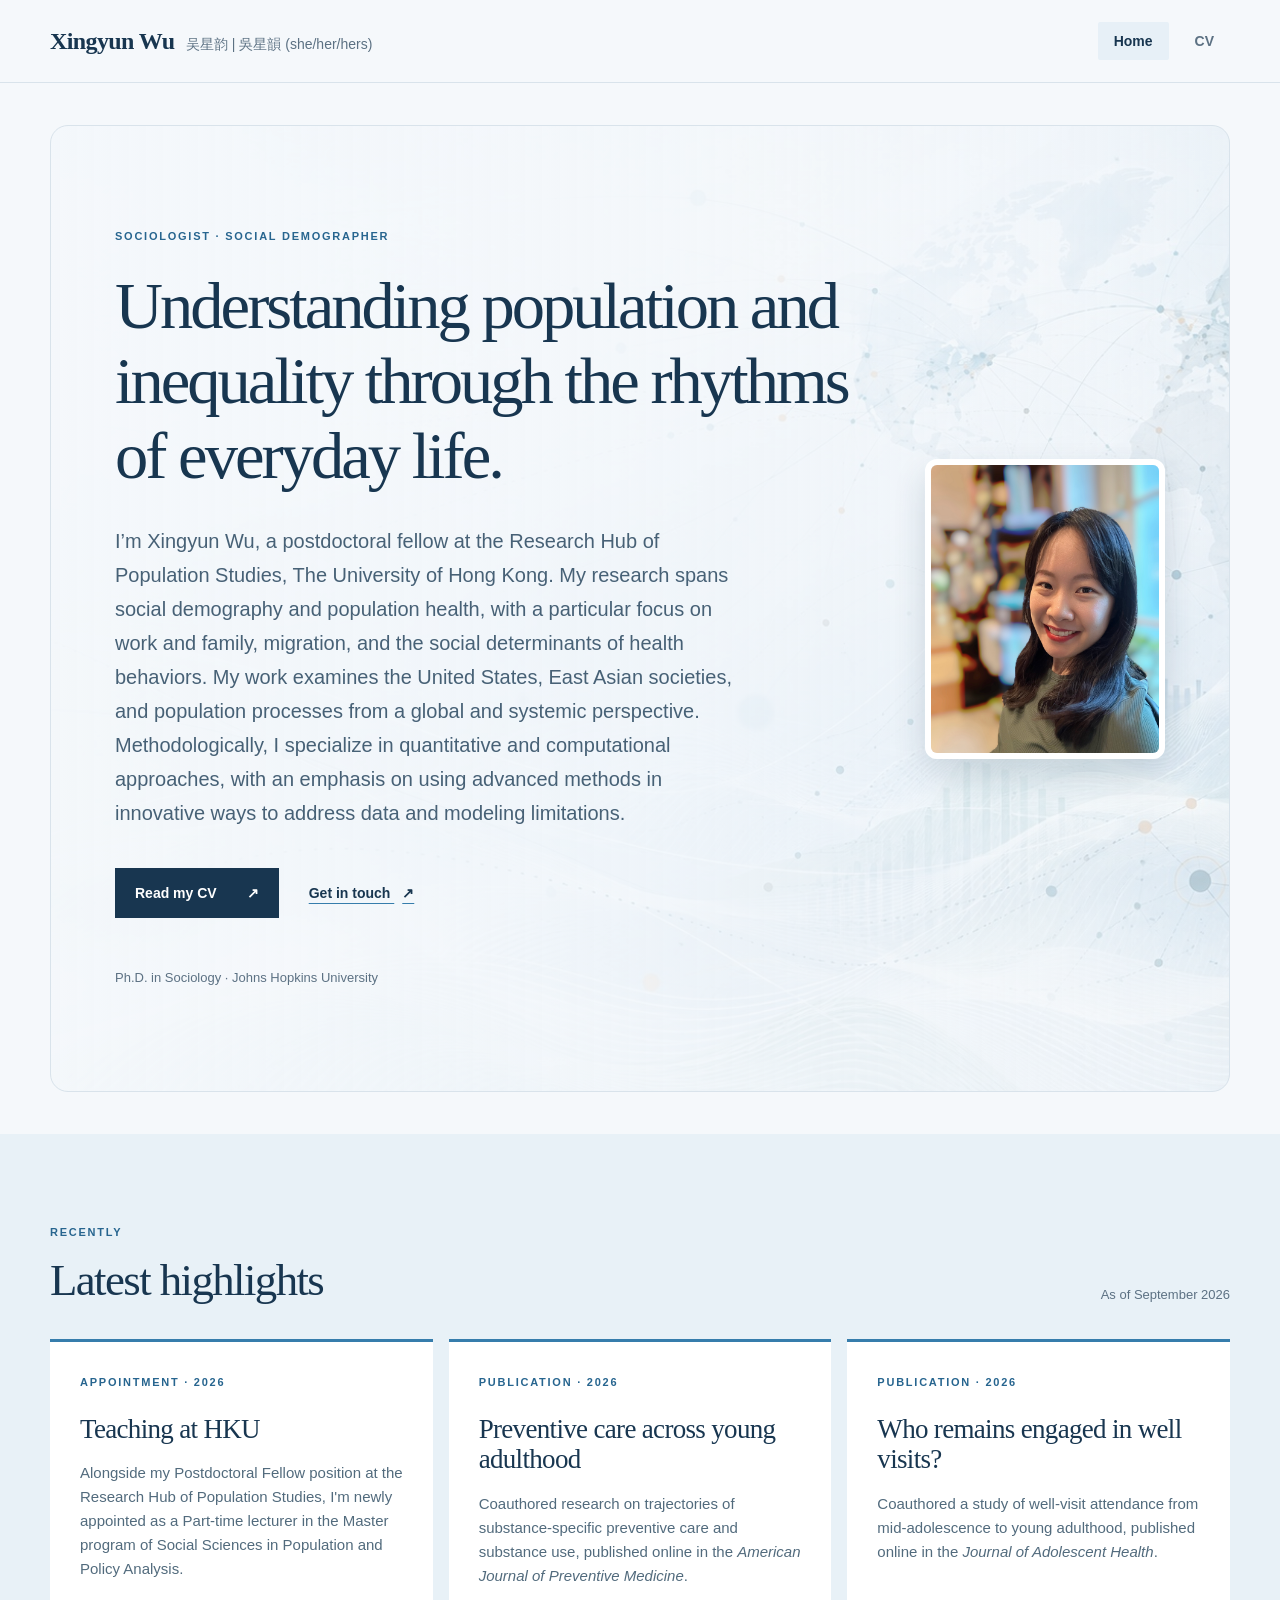
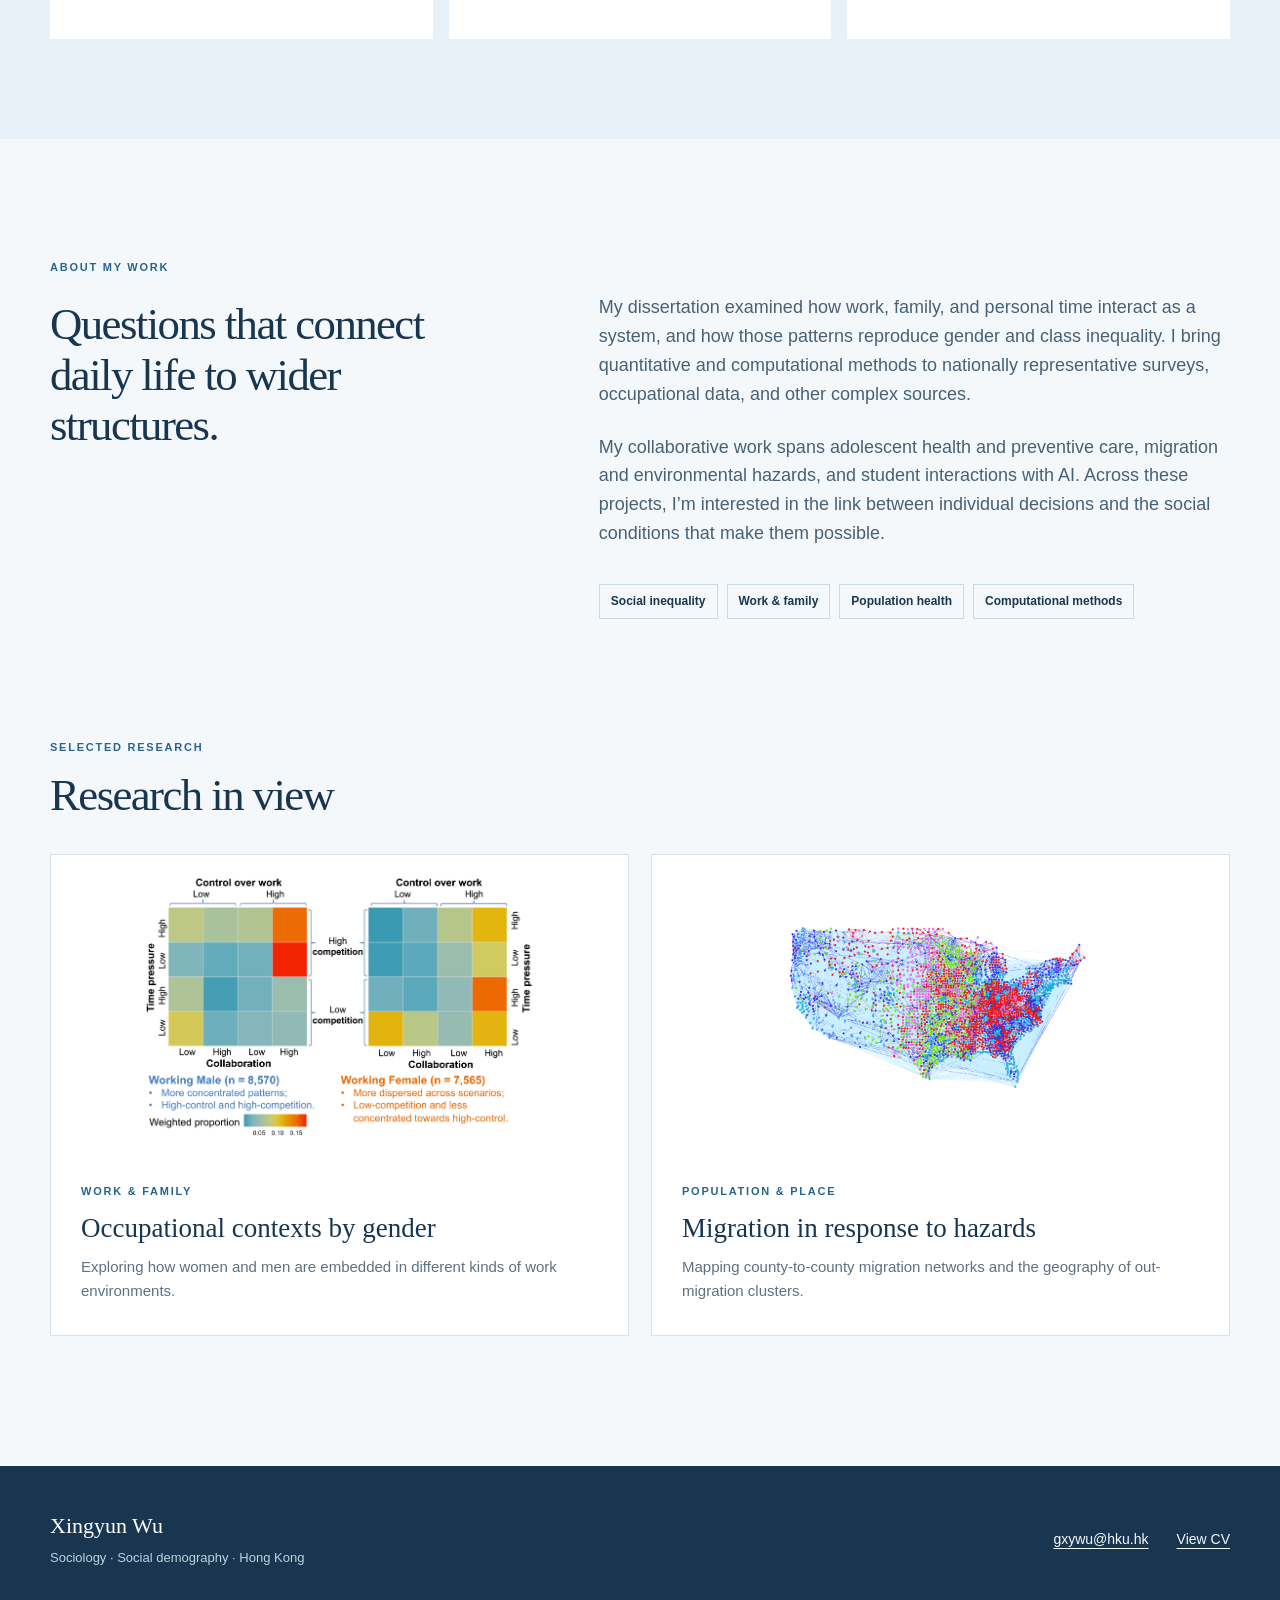
<file: index.html>
<!doctype html>
<html lang="en">
<head>
  <meta charset="utf-8">
  <meta name="viewport" content="width=device-width, initial-scale=1">
  <meta name="description" content="Xingyun Wu is a sociologist and social demographer studying inequality, work and family, population health, and computational methods.">
  <title>Xingyun Wu | Sociologist &amp; Social Demographer</title>
  <link rel="stylesheet" href="./styles.css">
</head>
<body>
  <a class="skip-link" href="#main">Skip to content</a>
  <header class="site-header"><div class="shell header-inner">
    <a class="wordmark" href="./" aria-label="Xingyun Wu, home">Xingyun Wu <span>吴星韵 | 吳星韻  (she/her/hers)</span></a>
    <nav aria-label="Main navigation"><a class="nav-link active" href="./" aria-current="page">Home</a><a class="nav-link" href="./cv.html">CV</a></nav>
  </div></header>
  <main id="main">
    <section class="hero shell" aria-labelledby="hero-title">
      <div class="hero-copy">
        <p class="eyebrow">Sociologist · Social demographer</p>
        <h1 id="hero-title">Understanding population and inequality through the rhythms of everyday life.</h1>
        <p class="hero-intro">I’m Xingyun Wu, a postdoctoral fellow at the Research Hub of Population Studies, The University of Hong Kong. My research spans social demography and population health, with a particular focus on work and family, migration, and the social determinants of health behaviors. My work examines the United States, East Asian societies, and population processes from a global and systemic perspective. Methodologically, I specialize in quantitative and computational approaches, with an emphasis on using advanced methods in innovative ways to address data and modeling limitations.</p>
        <div class="hero-actions"><a class="button" href="./cv.html">Read my CV <span aria-hidden="true">↗</span></a><a class="text-link" href="mailto:gxywu@hku.hk">Get in touch <span aria-hidden="true">↗</span></a></div>
        <p class="credential">Ph.D. in Sociology · Johns Hopkins University</p>
      </div>
      <figure class="portrait-frame"><img src="./profile/wu_profilePic.jpg" alt="Xingyun Wu smiling" width="240" height="300" fetchpriority="high"></figure>
    </section>
    <section class="highlights-section" aria-labelledby="highlights-title"><div class="shell">
      <div class="section-heading"><div><p class="eyebrow">Recently</p><h2 id="highlights-title">Latest highlights</h2></div><span class="section-note">As of September 2026</span></div>
      <div class="highlight-grid">
        <article class="highlight-card"><p class="card-type">Appointment · 2026</p><h3>Teaching at HKU</h3><p>Alongside my Postdoctoral Fellow position at the Research Hub of Population Studies, I'm newly appointed as a Part-time lecturer in the Master program of Social Sciences in Population and Policy Analysis.</p></article>
        <article class="highlight-card"><p class="card-type">Publication · 2026</p><h3>Preventive care across young adulthood</h3><p>Coauthored research on trajectories of substance-specific preventive care and substance use, published online in the <em>American Journal of Preventive Medicine</em>.</p></article>
        <article class="highlight-card"><p class="card-type">Publication · 2026</p><h3>Who remains engaged in well visits?</h3><p>Coauthored a study of well-visit attendance from mid-adolescence to young adulthood, published online in the <em>Journal of Adolescent Health</em>.</p></article>
      </div>
    </div></section>
    <section class="about-section shell" aria-labelledby="about-title">
      <div class="about-label"><p class="eyebrow">About my work</p><h2 id="about-title">Questions that connect daily life to wider structures.</h2></div>
      <div class="about-copy"><p>My dissertation examined how work, family, and personal time interact as a system, and how those patterns reproduce gender and class inequality. I bring quantitative and computational methods to nationally representative surveys, occupational data, and other complex sources.</p><p>My collaborative work spans adolescent health and preventive care, migration and environmental hazards, and student interactions with AI. Across these projects, I’m interested in the link between individual decisions and the social conditions that make them possible.</p><div class="topic-list" aria-label="Research areas"><span>Social inequality</span><span>Work &amp; family</span><span>Population health</span><span>Computational methods</span></div></div>
    </section>
    <section class="work-section shell" aria-labelledby="work-title">
      <div class="section-heading"><div><p class="eyebrow">Selected research</p><h2 id="work-title">Research in view</h2></div></div>
      <div class="project-grid">
        <article class="project-card"><img src="./showcase/occ_context.png" alt="Visualization of occupational work contexts by gender" loading="lazy"><div class="project-copy"><p class="card-type">Work &amp; family</p><h3>Occupational contexts by gender</h3><p>Exploring how women and men are embedded in different kinds of work environments.</p></div></article>
        <article class="project-card"><img src="./showcase/map_migration_out.png" alt="Map showing geographic patterns of latent out-migration clusters" loading="lazy"><div class="project-copy"><p class="card-type">Population &amp; place</p><h3>Migration in response to hazards</h3><p>Mapping county-to-county migration networks and the geography of out-migration clusters.</p></div></article>
      </div>
    </section>
  </main>
  <footer class="site-footer"><div class="shell footer-inner"><div><p class="footer-name">Xingyun Wu</p><p>Sociology · Social demography · Hong Kong</p></div><div class="footer-links"><a href="mailto:gxywu@hku.hk">gxywu@hku.hk</a><a href="./cv.html">View CV</a></div></div></footer>
</body>
</html>
</file>
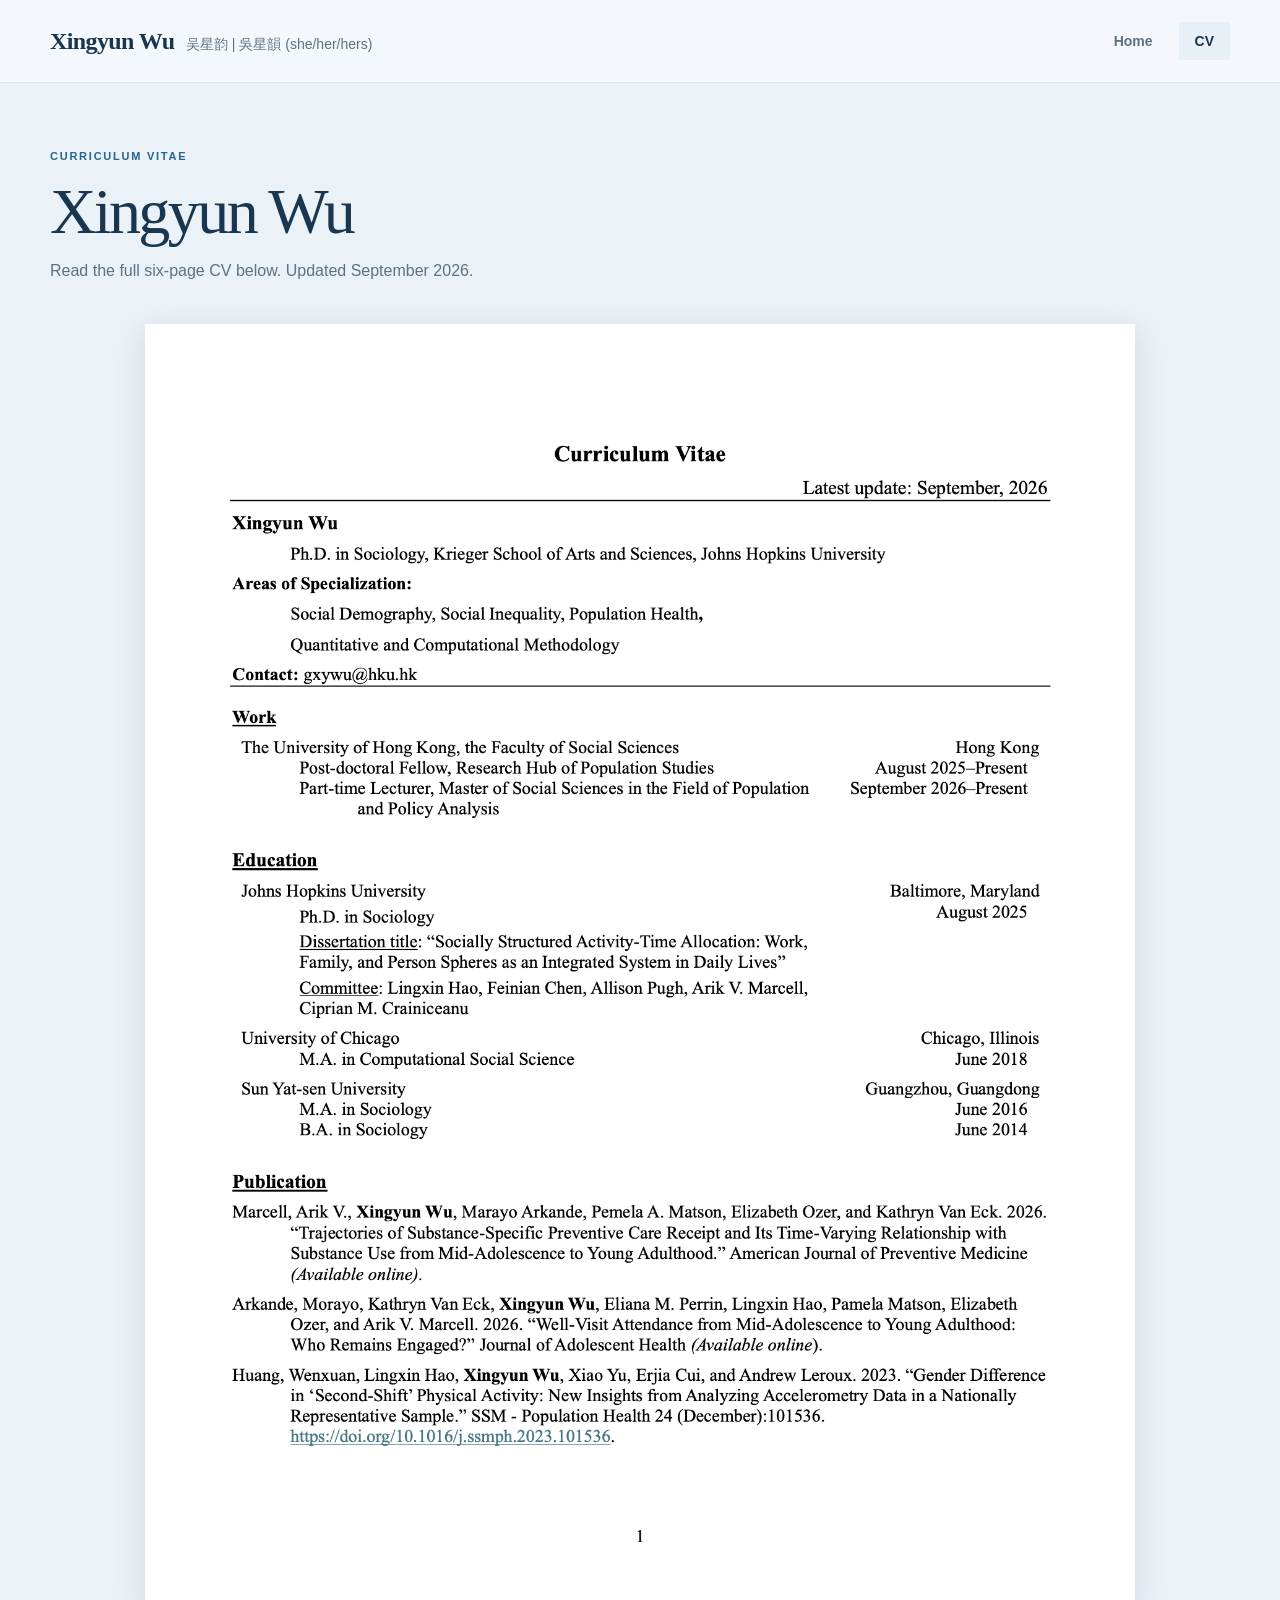
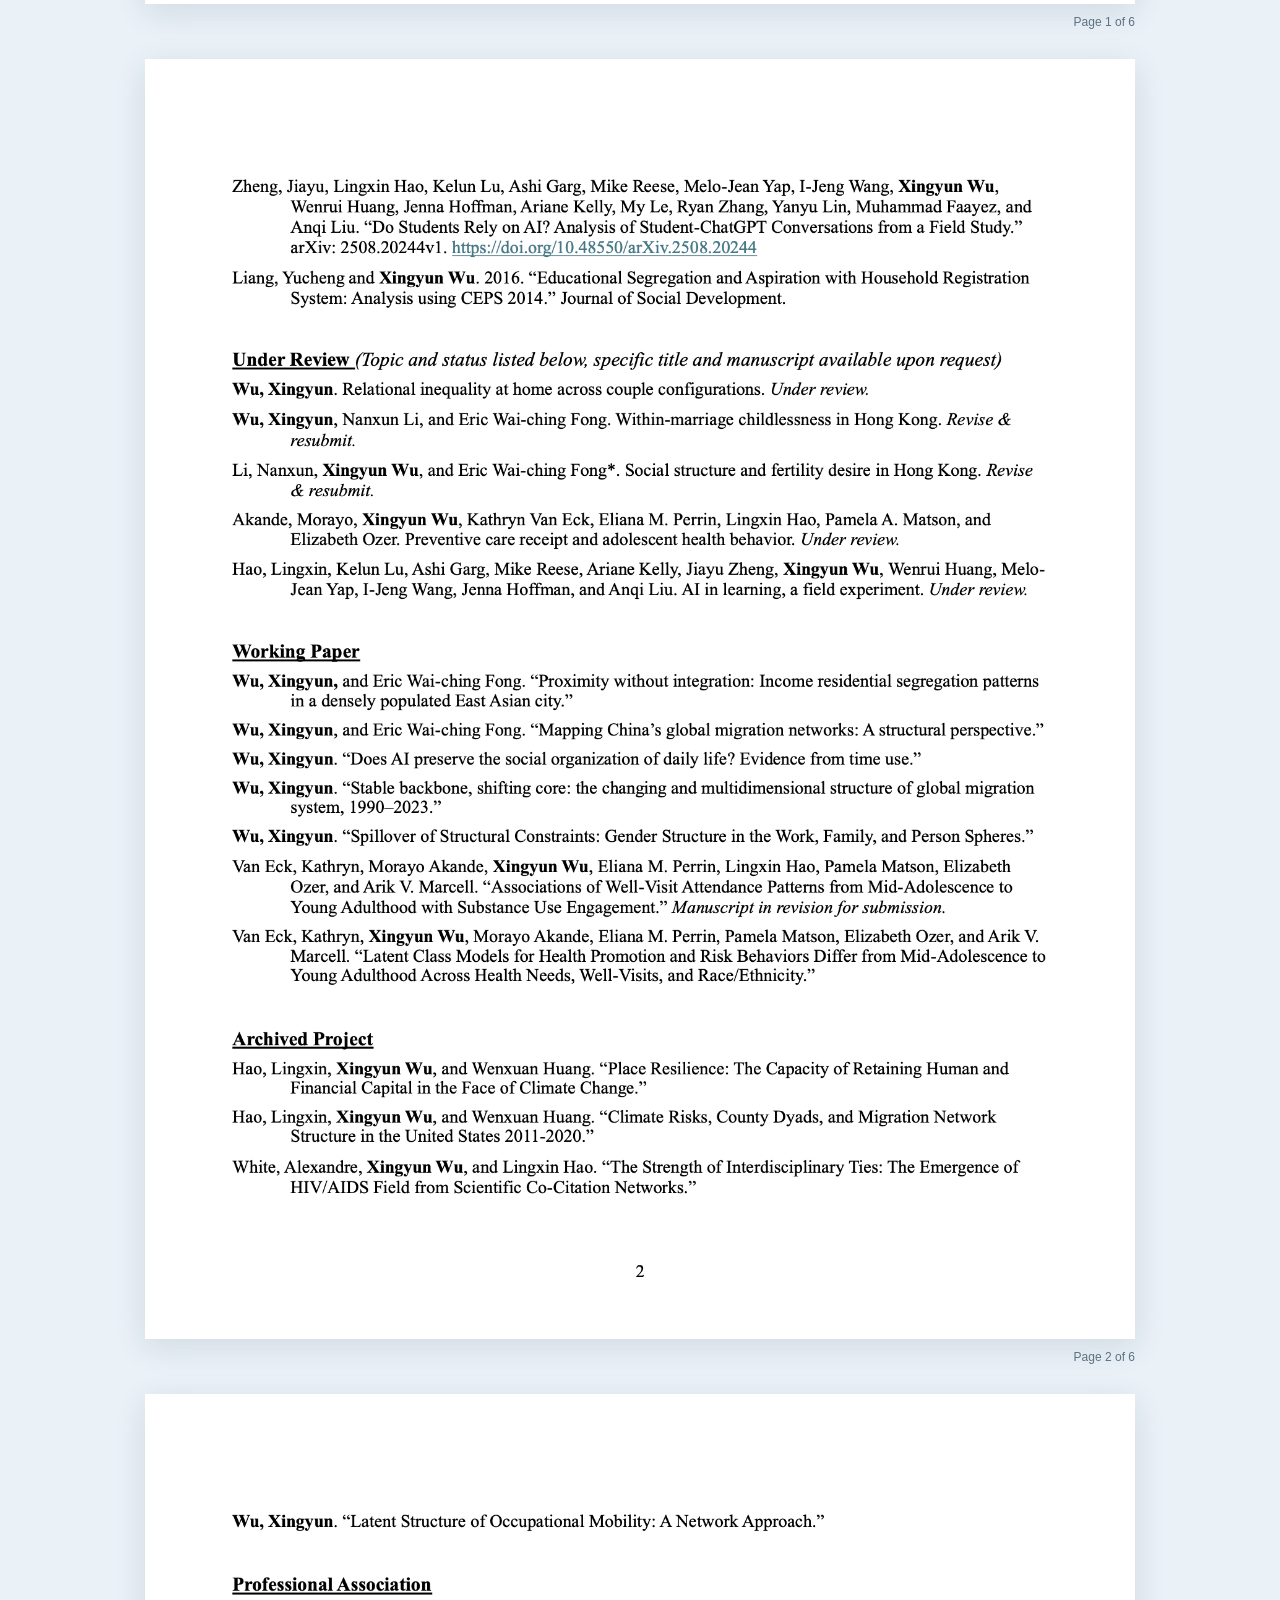
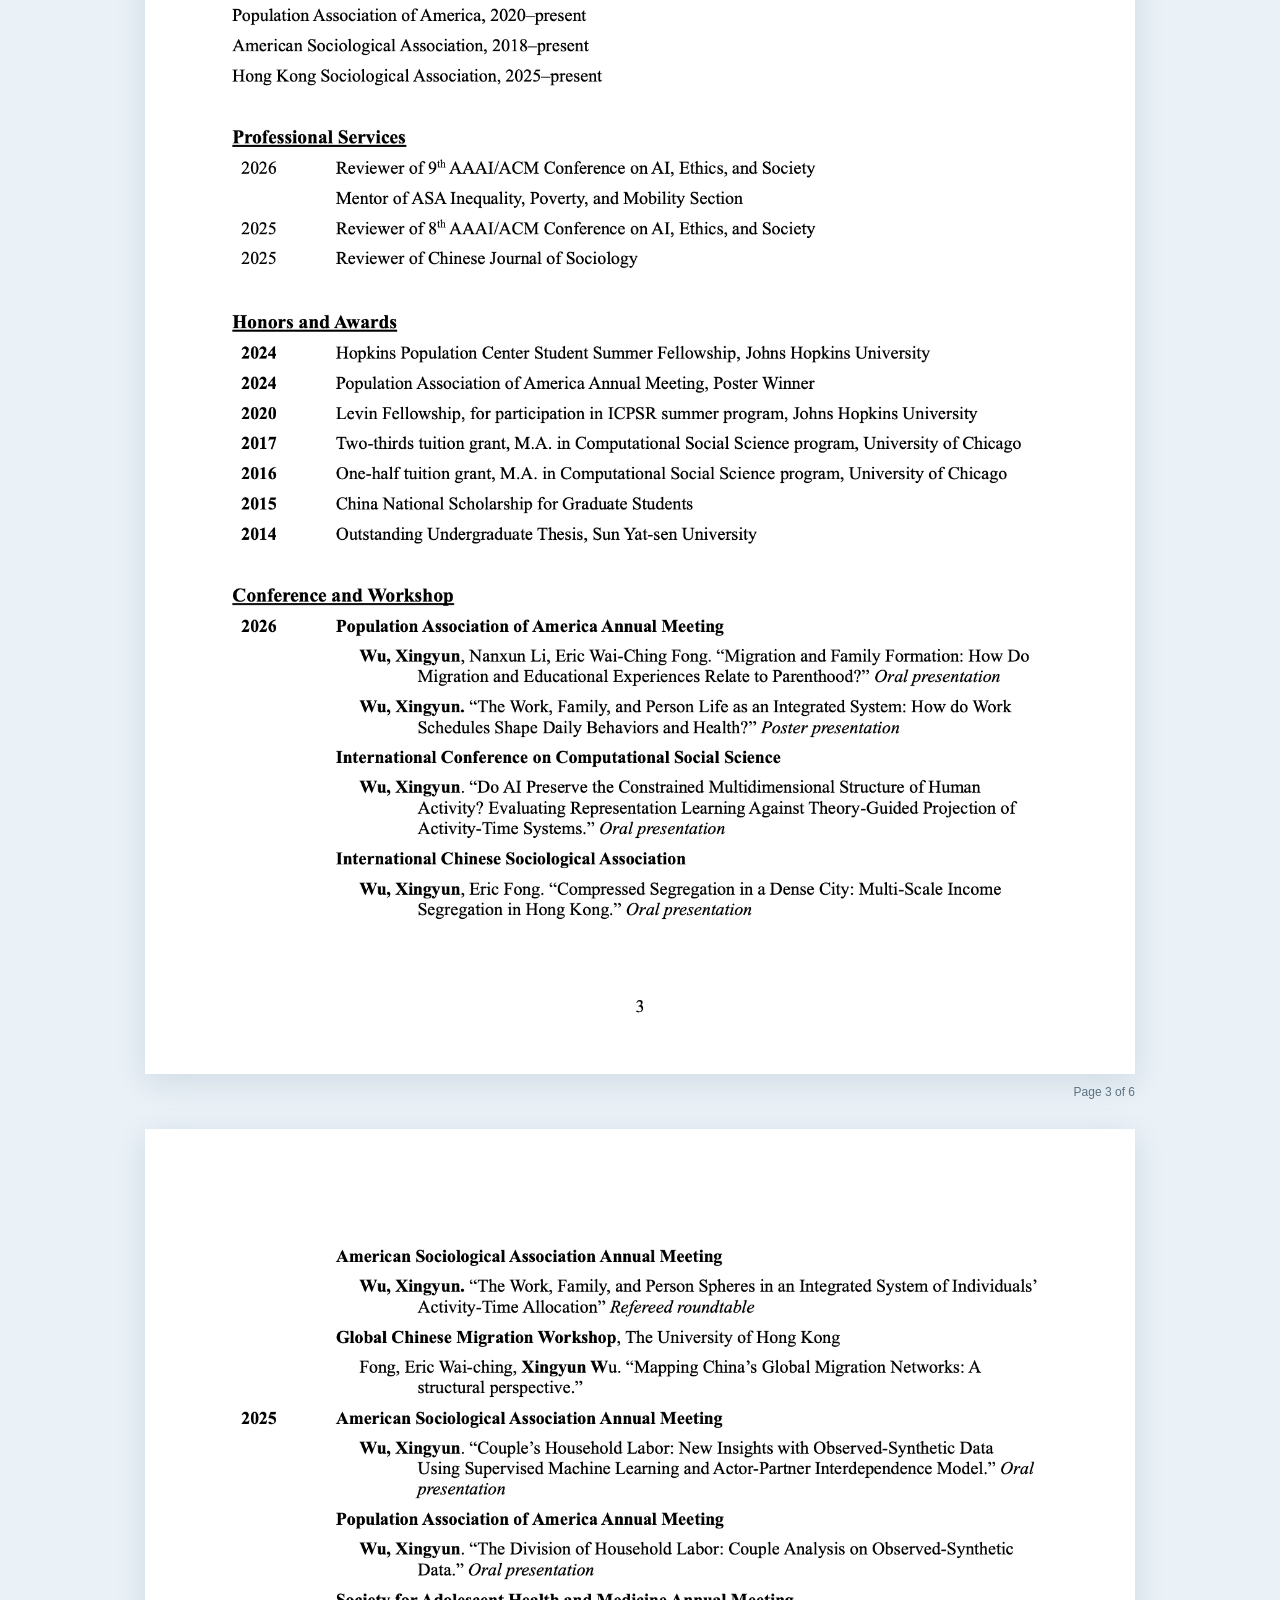
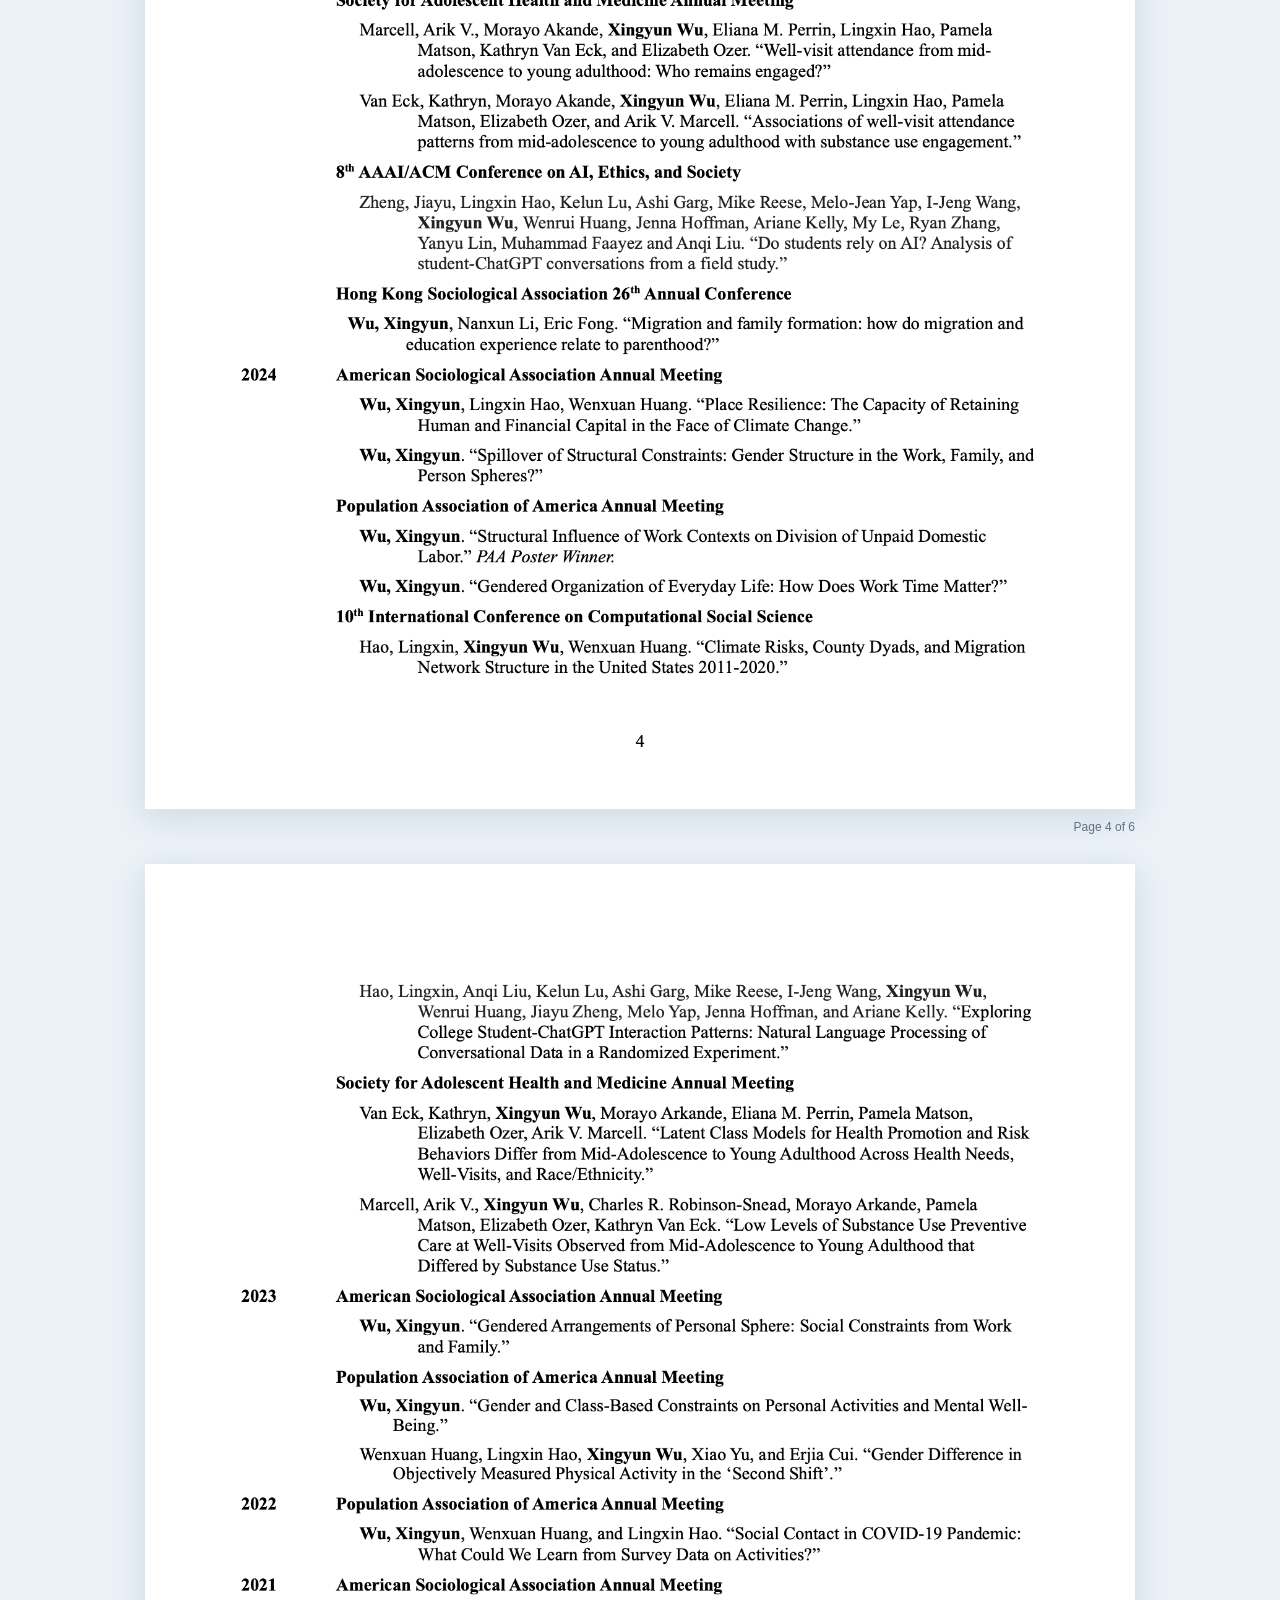
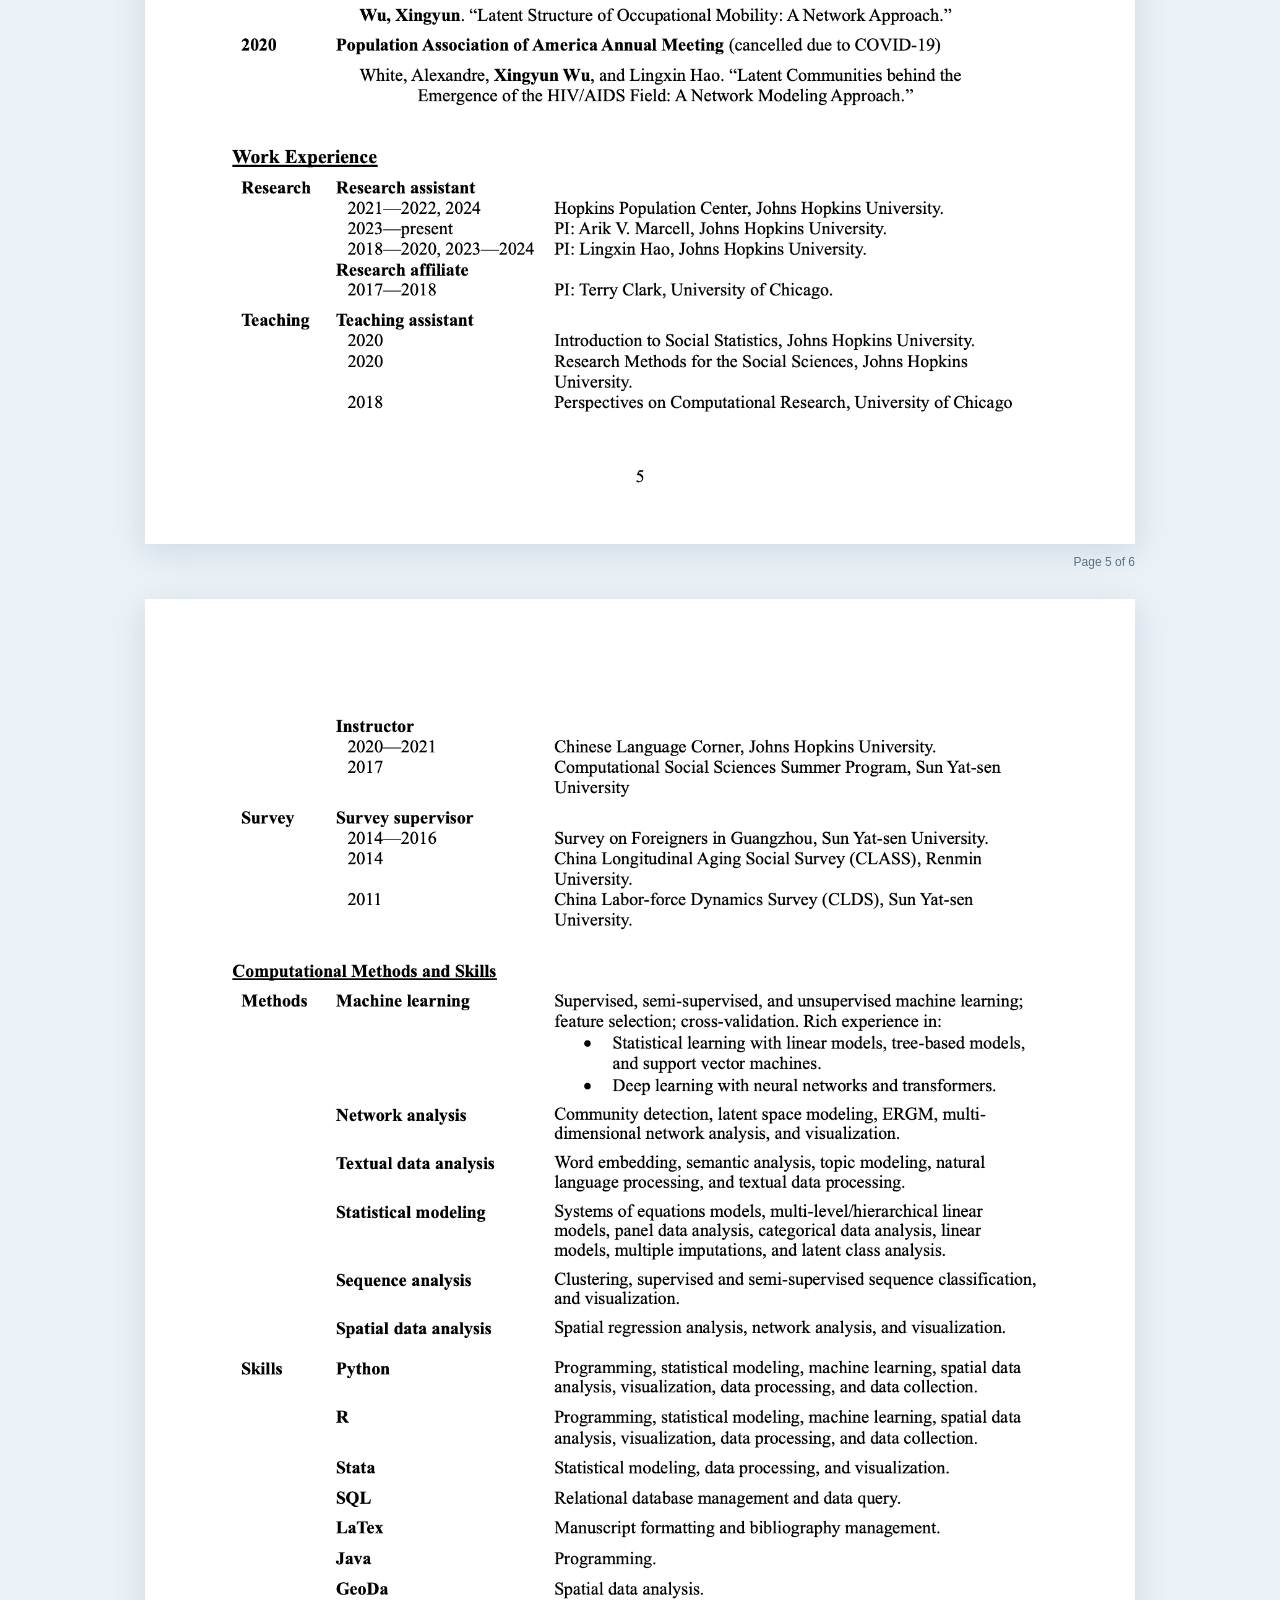
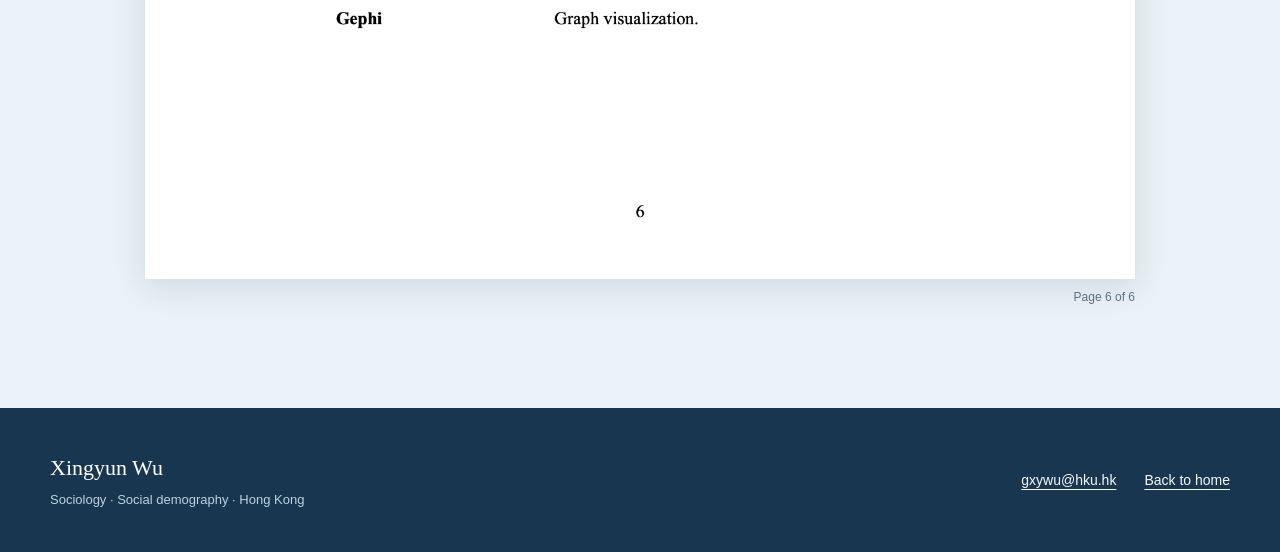
<file: cv.html>
<!doctype html>
<html lang="en">
<head>
  <meta charset="utf-8">
  <meta name="viewport" content="width=device-width, initial-scale=1">
  <meta name="description" content="Read Xingyun Wu's curriculum vitae online.">
  <title>CV | Xingyun Wu</title>
  <link rel="stylesheet" href="./styles.css">
</head>
<body class="cv-page">
  <a class="skip-link" href="#main">Skip to content</a>
  <header class="site-header"><div class="shell header-inner">
    <a class="wordmark" href="./" aria-label="Xingyun Wu, home">Xingyun Wu <span>吴星韵 | 吳星韻  (she/her/hers)</span></a>
    <nav aria-label="Main navigation"><a class="nav-link" href="./">Home</a><a class="nav-link active" href="./cv.html" aria-current="page">CV</a></nav>
  </div></header>
  <main id="main">
    <div class="cv-intro shell"><p class="eyebrow">Curriculum vitae</p><h1>Xingyun Wu</h1><p>Read the full six-page CV below. Updated September 2026.</p></div>
    <div class="cv-document" aria-label="Xingyun Wu curriculum vitae, six pages">
      <figure><img src="./cv-pages/page-01.png?v=20260930" alt="CV page 1: contact, appointments, education, and publications" width="1600" height="2070"><figcaption>Page 1 of 6</figcaption></figure>
      <figure><img src="./cv-pages/page-02.png?v=20260930" alt="CV page 2: publications and working papers" width="1600" height="2070" loading="lazy"><figcaption>Page 2 of 6</figcaption></figure>
      <figure><img src="./cv-pages/page-03.png?v=20260930" alt="CV page 3: professional associations, service, awards, and conference presentations" width="1600" height="2070" loading="lazy"><figcaption>Page 3 of 6</figcaption></figure>
      <figure><img src="./cv-pages/page-04.png?v=20260930" alt="CV page 4: conference and workshop presentations" width="1600" height="2070" loading="lazy"><figcaption>Page 4 of 6</figcaption></figure>
      <figure><img src="./cv-pages/page-05.png?v=20260930" alt="CV page 5: conference presentations and work experience" width="1600" height="2070" loading="lazy"><figcaption>Page 5 of 6</figcaption></figure>
      <figure><img src="./cv-pages/page-06.png?v=20260930" alt="CV page 6: teaching, survey experience, computational methods, and skills" width="1600" height="2070" loading="lazy"><figcaption>Page 6 of 6</figcaption></figure>
    </div>
  </main>
  <footer class="site-footer"><div class="shell footer-inner"><div><p class="footer-name">Xingyun Wu</p><p>Sociology · Social demography · Hong Kong</p></div><div class="footer-links"><a href="mailto:gxywu@hku.hk">gxywu@hku.hk</a><a href="./">Back to home</a></div></div></footer>
</body>
</html>
</file>
<file: styles.css>
:root { color-scheme: light; --ink: #183650; --muted: #5c7183; --cream: #f5f8fb; --paper: #ffffff; --line: #d9e3eb; --accent: #367dac; --accent-dark: #27658f; }
* { box-sizing: border-box; }
html { scroll-behavior: smooth; }
body { margin: 0; background: var(--cream); color: var(--ink); font-family: -apple-system, BlinkMacSystemFont, "Segoe UI", sans-serif; line-height: 1.6; }
img { display: block; max-width: 100%; }
a { color: inherit; }
a:focus-visible { outline: 3px solid var(--accent); outline-offset: 4px; }
.shell { width: min(1180px, calc(100% - 64px)); margin-inline: auto; }
.skip-link { position: absolute; top: -100px; left: 16px; z-index: 10; padding: 10px 14px; background: var(--ink); color: white; }
.skip-link:focus { top: 12px; }
.site-header { border-bottom: 1px solid var(--line); background: rgba(245,248,251,.96); }
.header-inner { min-height: 82px; display: flex; align-items: center; justify-content: space-between; gap: 24px; }
.wordmark { text-decoration: none; font-family: Georgia, serif; font-size: 24px; letter-spacing: -.025em; font-weight: 700; white-space: nowrap; }
.wordmark span { margin-left: 6px; font-family: -apple-system, BlinkMacSystemFont, "Segoe UI", sans-serif; font-size: 14px; font-weight: 400; letter-spacing: 0; color: var(--muted); }
nav { display: flex; gap: 10px; }
.nav-link { padding: 8px 16px; text-decoration: none; color: var(--muted); border-radius: 2px; font-size: 14px; font-weight: 600; }
.nav-link:hover, .nav-link.active { color: var(--ink); background: #e7f0f7; }
.hero { display: grid; grid-template-columns: minmax(0, 1fr) 240px; gap: clamp(36px, 6vw, 80px); align-items: center; margin-top: 42px; margin-bottom: 42px; padding: clamp(58px, 8vw, 105px) clamp(26px, 5vw, 68px); background: linear-gradient(90deg, rgba(245,248,251,.94), rgba(245,248,251,.78) 60%, rgba(245,248,251,.62)), url('./assets/research-background.jpg') center / cover no-repeat; border: 1px solid var(--line); border-radius: 18px; }
.eyebrow, .card-type { color: var(--accent-dark); text-transform: uppercase; letter-spacing: .16em; font-size: 11px; font-weight: 800; }
.eyebrow { margin: 0 0 22px; }
h1, h2, h3, p { margin-top: 0; }
h1, h2, h3 { font-family: Georgia, "Times New Roman", serif; font-weight: 400; line-height: 1.13; }
.hero h1 { max-width: 790px; margin-bottom: 30px; font-size: clamp(44px, 5.2vw, 76px); letter-spacing: -.045em; }
.hero-intro { max-width: 640px; color: #476176; font-size: clamp(17px, 1.7vw, 20px); line-height: 1.7; }
.hero-actions { display: flex; align-items: center; flex-wrap: wrap; gap: 30px; margin-top: 38px; }
.button { display: inline-flex; align-items: center; gap: 30px; padding: 14px 20px; background: var(--ink); color: white; text-decoration: none; font-size: 14px; font-weight: 700; }
.button:hover { background: #2b5573; }
.text-link { color: var(--ink); text-decoration-color: var(--accent); text-underline-offset: 5px; font-size: 14px; font-weight: 700; }
.text-link span { margin-left: 8px; }
.credential { margin: 50px 0 0; color: var(--muted); font-size: 13px; }
.portrait-frame { width: 240px; max-width: 100%; margin: 0; justify-self: center; }
.portrait-frame img { display: block; width: 240px; max-width: 100%; height: 300px; object-fit: cover; object-position: center 46%; transform: scaleX(-1); border: 6px solid white; border-radius: 12px; box-shadow: 0 14px 32px rgba(24, 54, 80, .16); }
.highlights-section { padding: 90px 0 100px; background: #e8f1f7; }
.section-heading { display: flex; align-items: end; justify-content: space-between; gap: 30px; margin-bottom: 34px; }
.section-heading .eyebrow { margin-bottom: 13px; }
h2 { margin-bottom: 0; font-size: clamp(34px, 3.5vw, 50px); letter-spacing: -.035em; }
.section-note { color: var(--muted); font-size: 13px; white-space: nowrap; }
.highlight-grid { display: grid; grid-template-columns: repeat(3, minmax(0, 1fr)); gap: 16px; }
.highlight-card { min-height: 300px; padding: 32px 30px; background: var(--paper); border-top: 3px solid var(--accent); }
.card-type { margin-bottom: 22px; }
.highlight-card h3 { margin-bottom: 17px; font-size: 27px; letter-spacing: -.025em; }
.highlight-card p:last-child { margin-bottom: 0; color: #526b7d; font-size: 15px; }
.about-section { display: grid; grid-template-columns: minmax(0, .8fr) minmax(0, 1.2fr); gap: clamp(50px, 10vw, 150px); padding-top: 120px; padding-bottom: 120px; }
.about-label h2 { max-width: 450px; }
.about-copy { padding-top: 34px; color: #476176; font-size: 18px; }
.about-copy p { margin-bottom: 24px; }
.topic-list { display: flex; flex-wrap: wrap; gap: 9px; margin-top: 36px; }
.topic-list span { padding: 7px 11px; border: 1px solid #c9d9e5; color: var(--ink); font-size: 12px; font-weight: 600; }
.work-section { padding-bottom: 130px; }
.project-grid { display: grid; grid-template-columns: repeat(2, minmax(0, 1fr)); gap: 22px; }
.project-card { background: var(--paper); border: 1px solid var(--line); }
.project-card > img { width: 100%; height: 300px; object-fit: contain; background: white; padding: 18px; }
.project-copy { padding: 28px 30px 32px; }
.project-copy .card-type { margin-bottom: 12px; }
.project-copy h3 { margin-bottom: 12px; font-size: 27px; }
.project-copy p:last-child { margin-bottom: 0; color: var(--muted); font-size: 15px; }
.site-footer { background: var(--ink); color: #f5f8fb; }
.footer-inner { display: flex; justify-content: space-between; gap: 30px; padding-top: 42px; padding-bottom: 42px; }
.footer-inner p { margin: 0; color: #bfd1df; font-size: 13px; }
.footer-inner .footer-name { margin-bottom: 5px; color: white; font-family: Georgia, serif; font-size: 22px; }
.footer-links { display: flex; align-items: center; flex-wrap: wrap; gap: 28px; font-size: 14px; }
.footer-links a { text-underline-offset: 4px; }
.cv-page { background: #eaf1f7; }
.cv-intro { padding-top: 65px; padding-bottom: 40px; }
.cv-intro .eyebrow { margin-bottom: 10px; }
.cv-intro h1 { margin-bottom: 10px; font-size: clamp(44px, 5vw, 65px); letter-spacing: -.04em; }
.cv-intro > p:last-child { margin: 0; color: var(--muted); font-size: 16px; }
.cv-document { width: min(990px, calc(100% - 64px)); margin: 0 auto 100px; }
.cv-document figure { margin: 0 0 26px; }
.cv-document img { width: 100%; height: auto; background: white; box-shadow: 0 8px 30px rgba(24, 54, 80, .12); }
.cv-document figcaption { padding-top: 9px; color: var(--muted); text-align: right; font-size: 12px; }
@media (max-width: 850px) { .hero { grid-template-columns: 1fr; gap: 32px; } .portrait-frame { justify-self: start; } .highlight-grid { grid-template-columns: 1fr; } .highlight-card { min-height: 0; } .about-section { grid-template-columns: 1fr; gap: 18px; padding-top: 90px; padding-bottom: 90px; } .about-copy { padding-top: 0; } }
@media (max-width: 600px) { .shell, .cv-document { width: min(100% - 36px, 1180px); } .header-inner { min-height: 68px; } .wordmark { font-size: 20px; } .wordmark span { display: none; } .nav-link { padding: 7px 11px; } .hero { margin-top: 18px; margin-bottom: 18px; padding: 46px 22px; background-position: 62% center; } .hero h1 { font-size: clamp(42px, 10vw, 58px); } .hero-actions { gap: 20px; } .credential { margin-top: 36px; } .portrait-frame { width: 190px; } .portrait-frame img { width: 190px; height: 238px; } .highlights-section { padding: 70px 0; } .section-heading { display: block; } .section-note { display: block; margin-top: 13px; } .project-grid { grid-template-columns: 1fr; } .project-card > img { height: 230px; } .work-section { padding-bottom: 80px; } .footer-inner { display: block; } .footer-links { margin-top: 24px; } .cv-intro { padding-top: 45px; } .cv-document { margin-bottom: 60px; } .cv-document figure { margin-bottom: 18px; } }
@media (prefers-reduced-motion: reduce) { html { scroll-behavior: auto; } }
</file>
